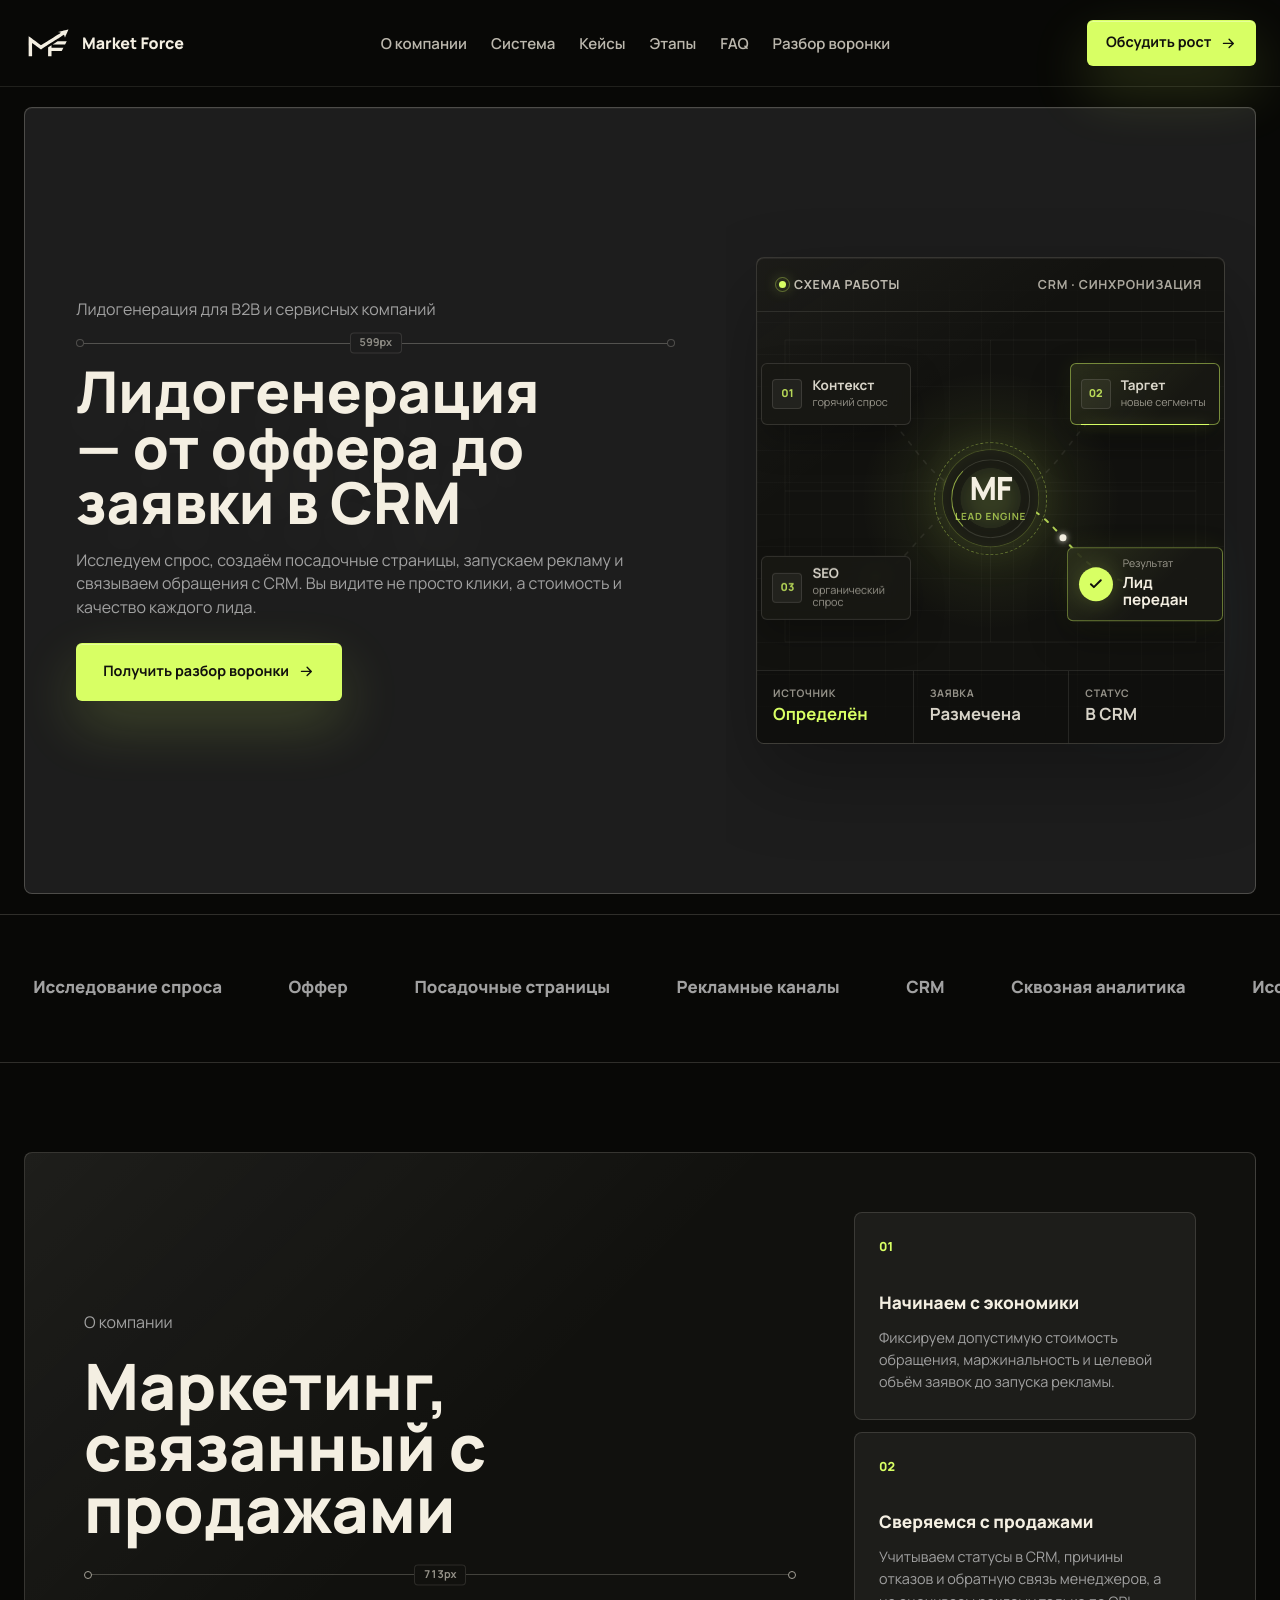
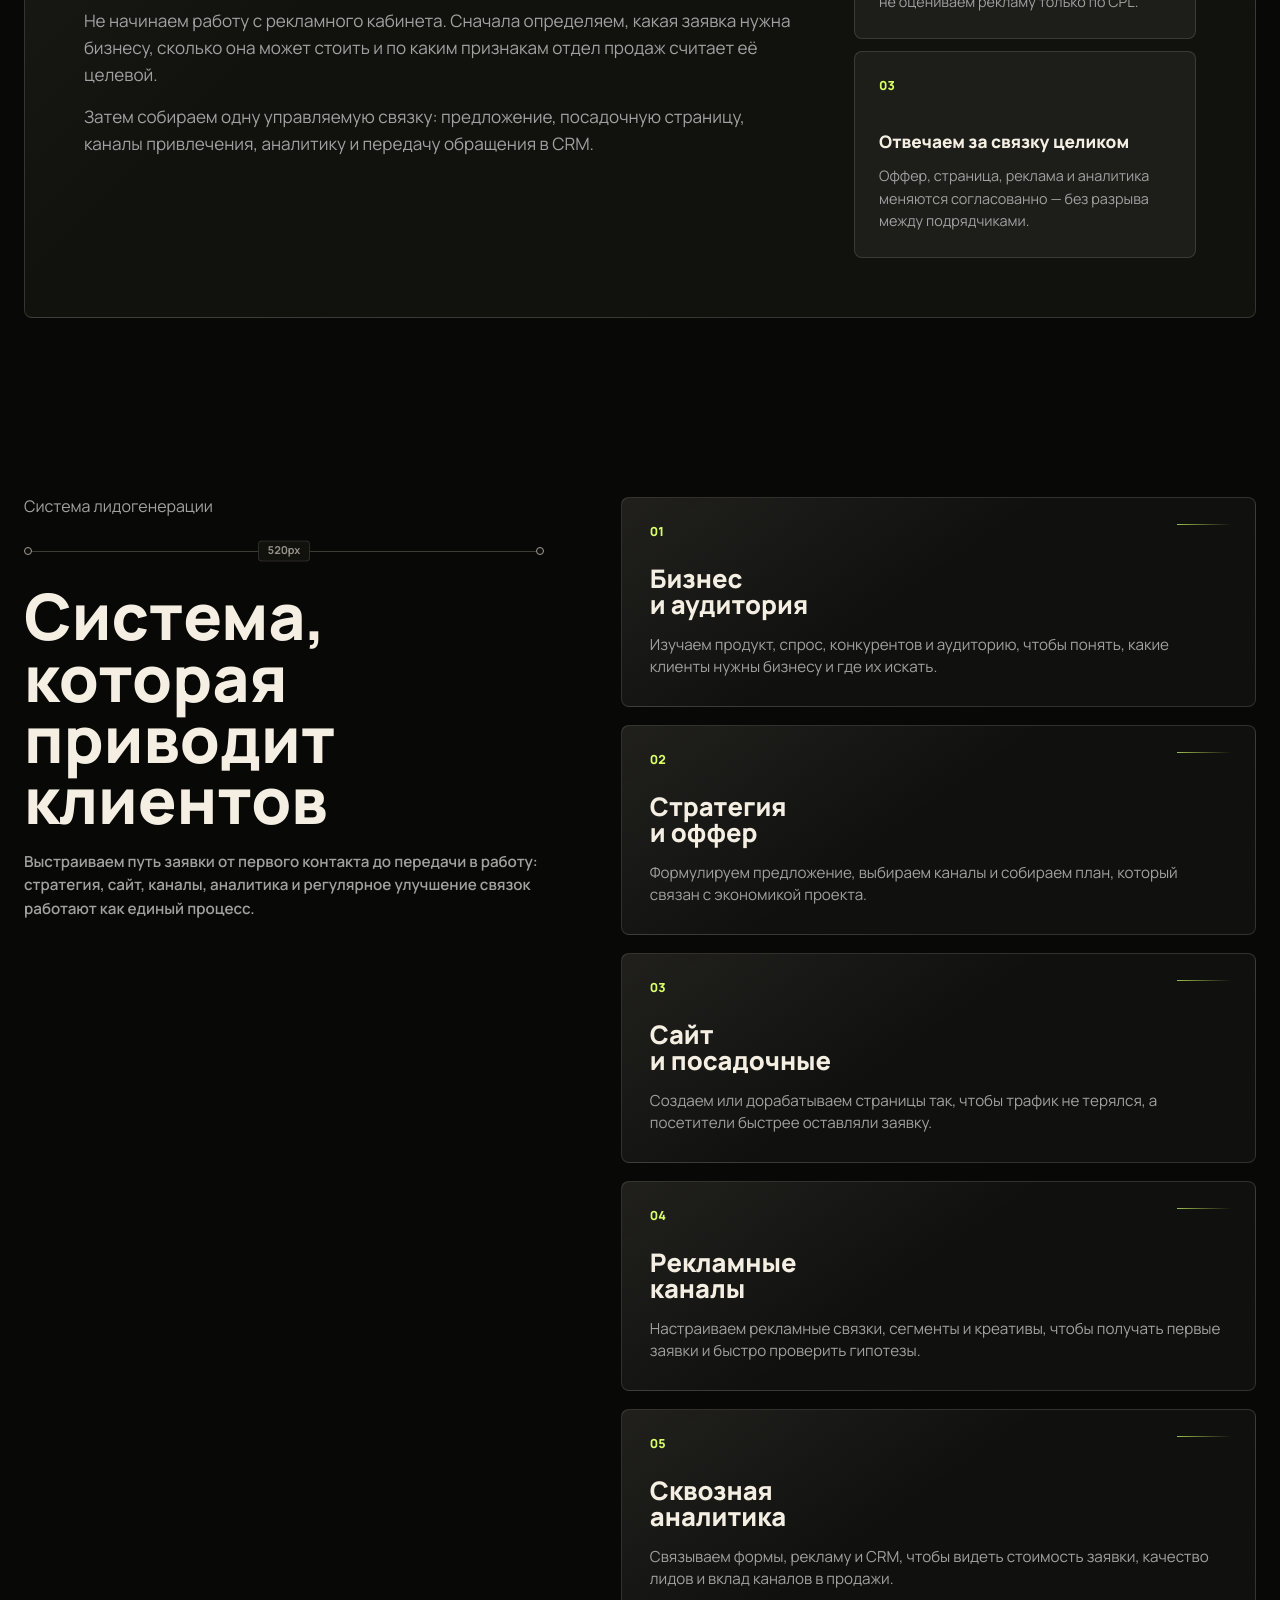
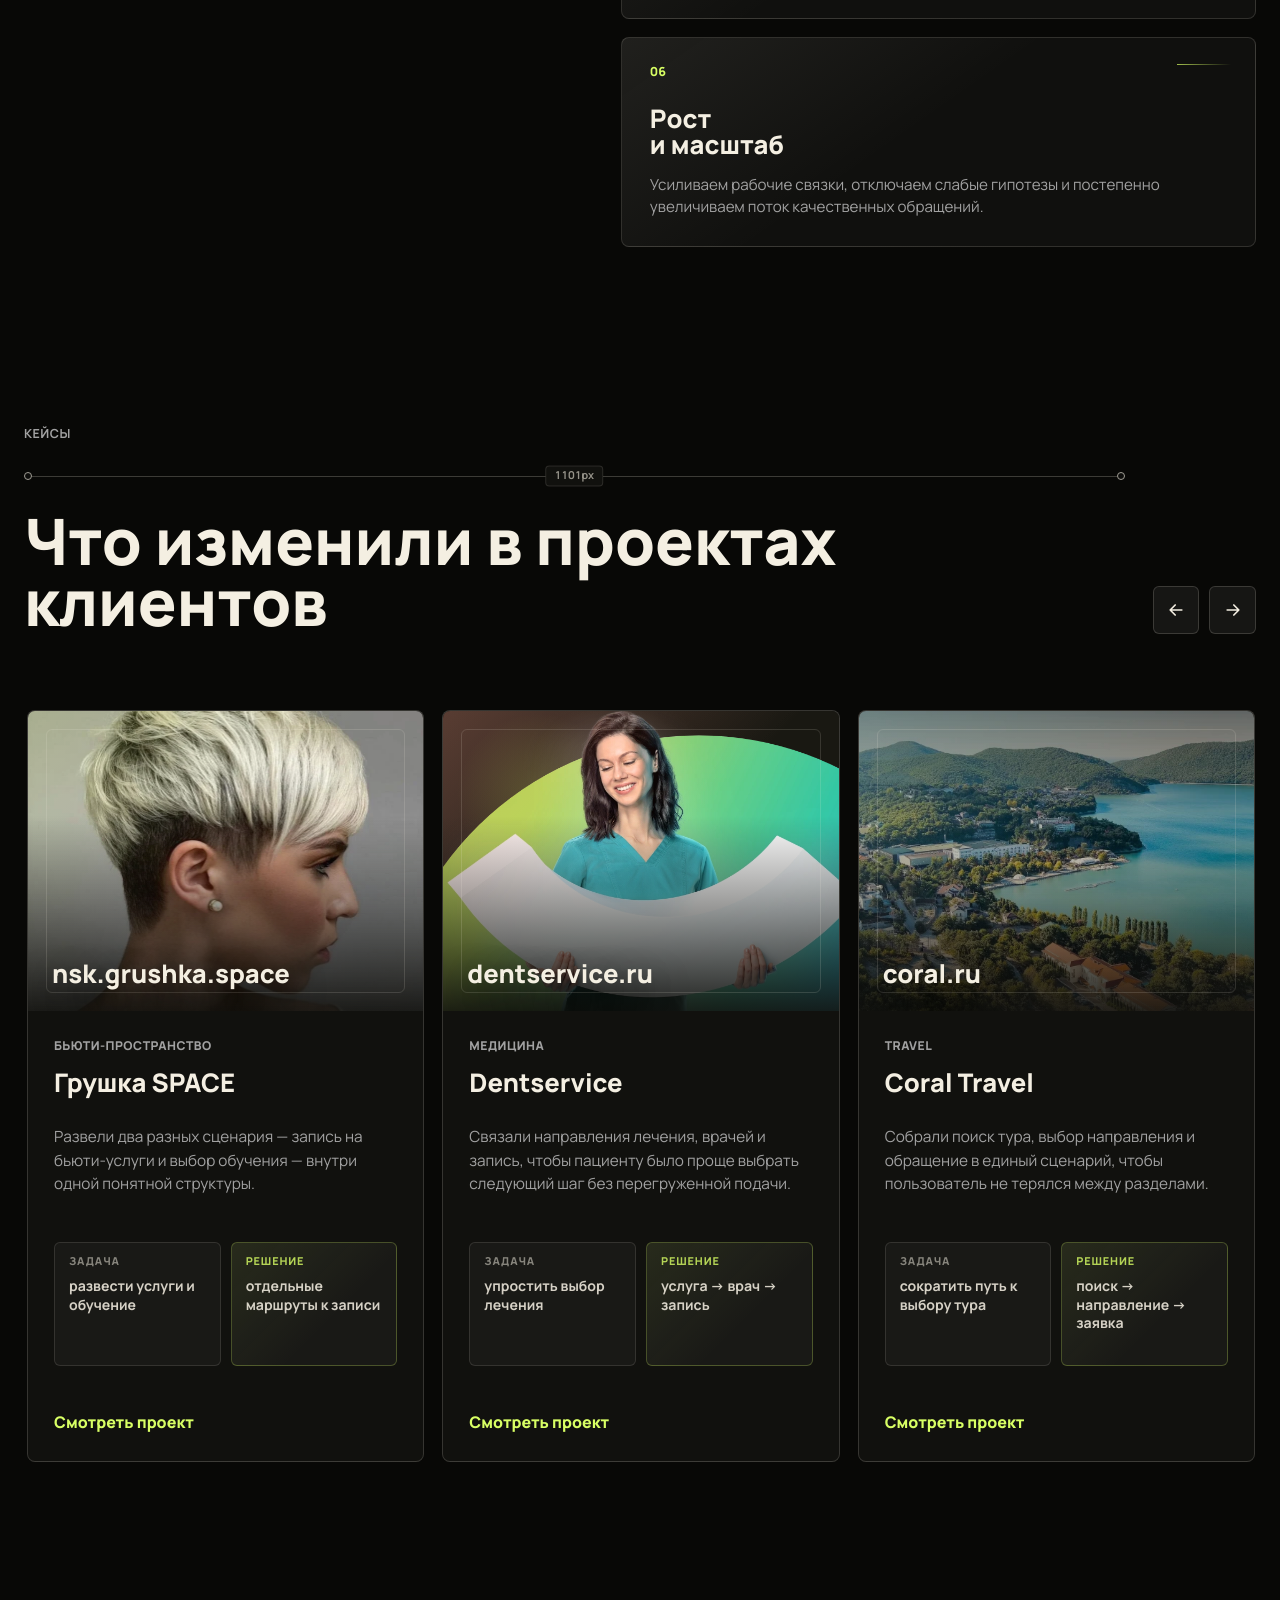
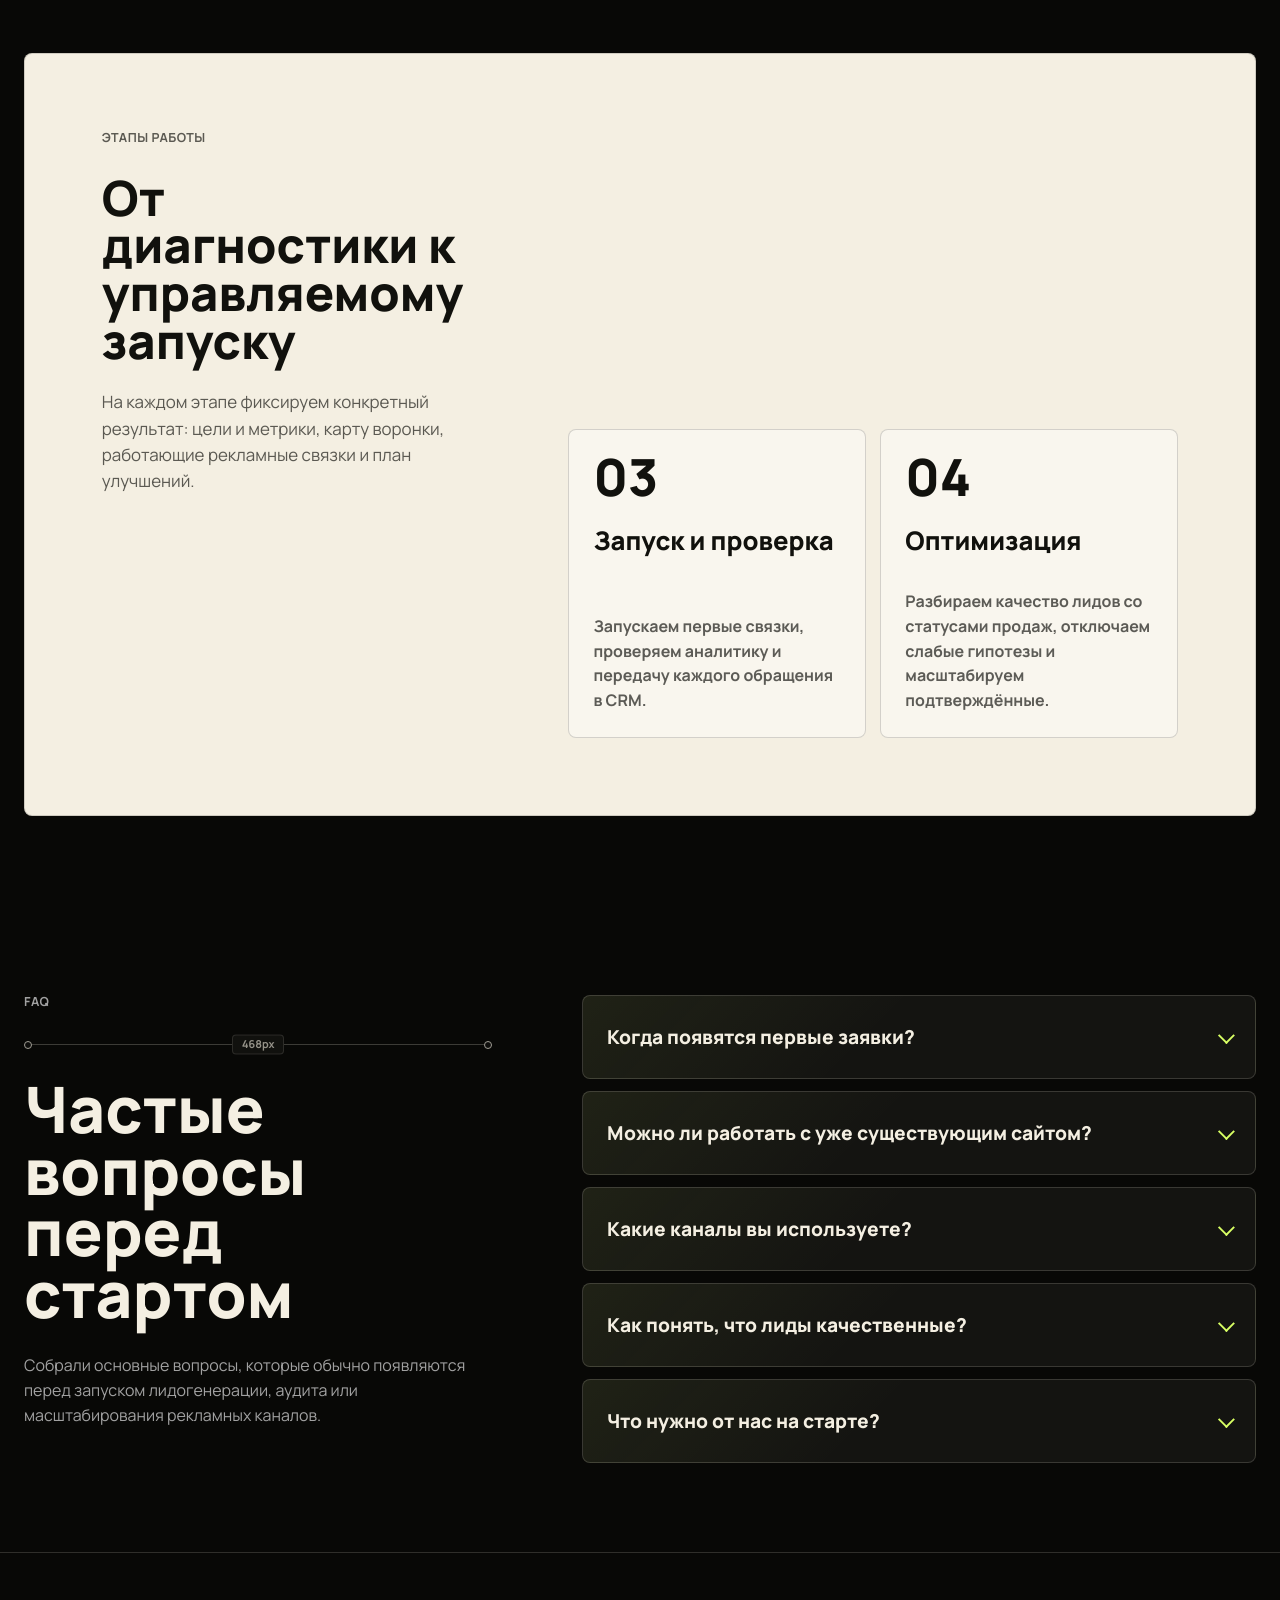
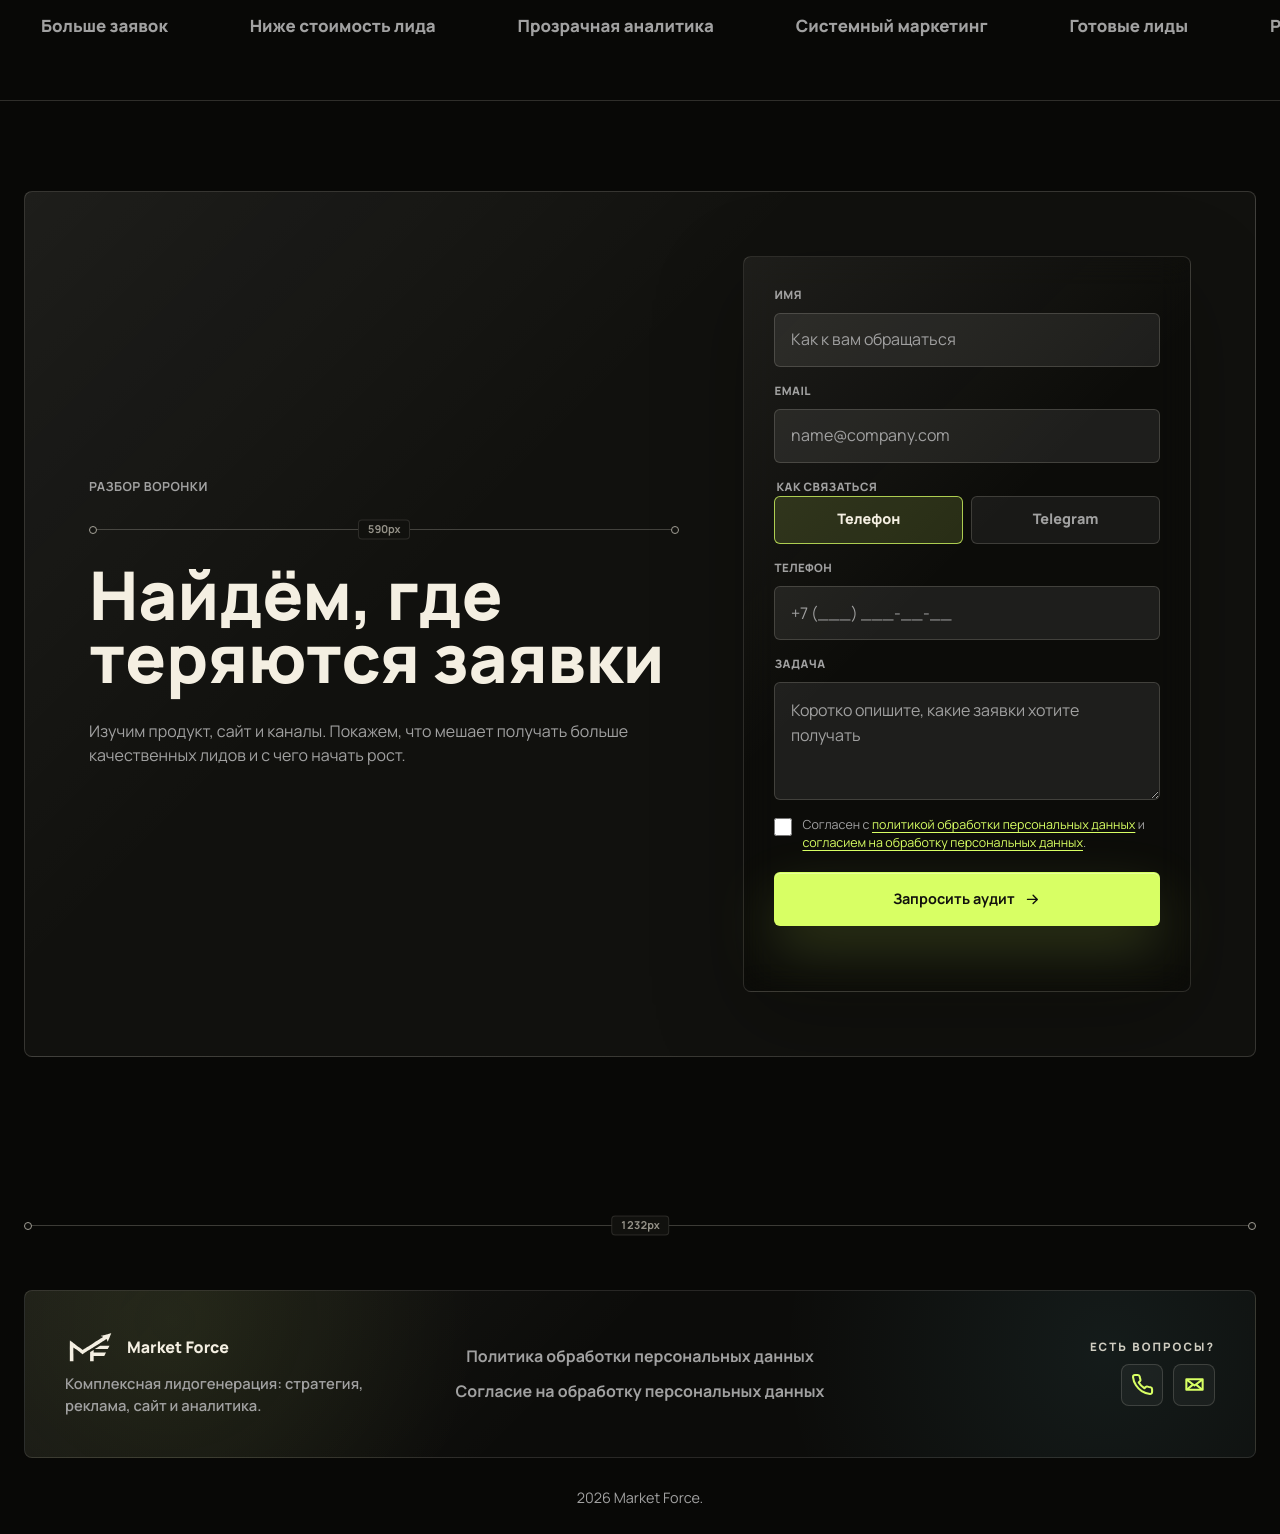
<file: index.html>
<!doctype html>
<html lang="ru">
	<head>
		<meta charset="UTF-8" />
		<meta name="viewport" content="width=device-width, initial-scale=1.0" />
		<meta
			name="description"
			content="Лидогенерация под ключ для B2B и сервисных компаний: оффер, посадочные страницы, реклама, аналитика и передача заявок в CRM."
		/>
		<title>Лидогенерация под ключ для B2B и услуг — Market Force</title>
		<link rel="icon" href="icons/logo.svg" type="image/svg+xml" />
		<link rel="preload" href="fonts/manrope-1.woff2" as="font" type="font/woff2" crossorigin />
		<link rel="preload" href="fonts/manrope-5.woff2" as="font" type="font/woff2" crossorigin />
		<link rel="stylesheet" href="css/index.css" />
	</head>
	<body>
		<a class="skip-link" href="#main-content">Перейти к содержанию</a>
		<header class="site-header" data-header>
			<div class="site-header__container container">
				<div class="site-header__brand">
					<a class="site-header__logo" href="index.html" aria-label="На главную — Market Force">
						<svg class="site-header__mark" viewBox="0 0 546 359" aria-hidden="true">
							<use href="icons/logo.svg#market-force-mark"></use>
						</svg>
					</a>
					<span class="site-header__name">Market Force</span>
				</div>

				<nav class="site-header__nav nav" id="site-navigation" aria-label="Основная навигация">
					<ul class="nav__list">
						<li class="nav__item">
							<a class="nav__link" href="index.html#about">О компании</a>
						</li>
						<li class="nav__item">
							<a class="nav__link" href="index.html#lead-system">Система</a>
						</li>
						<li class="nav__item">
							<a class="nav__link" href="index.html#cases">Кейсы</a>
						</li>
						<li class="nav__item">
							<a class="nav__link" href="index.html#work-steps">Этапы</a>
						</li>
						<li class="nav__item">
							<a class="nav__link" href="index.html#faq">FAQ</a>
						</li>
						<li class="nav__item">
							<a class="nav__link" href="index.html#contact">Разбор воронки</a>
						</li>
					</ul>
				</nav>

				<div class="site-header__actions">
					<a class="button button--primary" href="index.html#contact" data-magnetic>
						<span class="button__glow" aria-hidden="true"></span>
						<span class="button__text">Обсудить рост</span>
						<svg class="button__icon" viewBox="0 0 24 24" aria-hidden="true">
							<path d="M5 12h14m-6-6 6 6-6 6"></path>
						</svg>
					</a>
				</div>

				<button
					class="site-header__toggle"
					type="button"
					aria-label="Открыть меню"
					aria-expanded="false"
					aria-controls="site-navigation"
					data-menu-toggle
				>
					<span class="site-header__toggle-line"></span>
					<span class="site-header__toggle-line"></span>
					<span class="site-header__toggle-line"></span>
				</button>
			</div>
		</header>

		<main id="main-content">
			<section class="hero section" aria-labelledby="hero-title">
				<div class="hero__inner container panel panel--dark">
					<div class="hero__content" data-animate>
						<p class="eyebrow">Лидогенерация для B2B и сервисных компаний</p>
						<div class="reactive-divider" data-divider>
							<span class="reactive-divider__dot"></span>
							<span class="reactive-divider__line"></span>
							<span class="reactive-divider__value" data-divider-value aria-hidden="true">0px</span>
							<span class="reactive-divider__dot"></span>
						</div>
						<h1 class="hero__title" id="hero-title">
							Лидогенерация — от оффера до заявки в CRM
						</h1>
						<p class="hero__text">
							Исследуем спрос, создаём посадочные страницы, запускаем рекламу и
							связываем обращения с CRM. Вы видите не просто клики, а стоимость
							и качество каждого лида.
						</p>
						<div class="hero__actions">
							<a
								class="button button--primary button--large"
								href="#contact"
								data-magnetic
							>
								<span class="button__glow" aria-hidden="true"></span>
								<span class="button__text">Получить разбор воронки</span>
								<svg
									class="button__icon"
									viewBox="0 0 24 24"
									aria-hidden="true"
								>
									<path d="M5 12h14m-6-6 6 6-6 6"></path>
								</svg>
							</a>
						</div>
					</div>
					<div class="hero__media" aria-hidden="true">
						<div class="lead-engine" data-lead-engine>
							<div class="lead-engine__glow"></div>
							<div class="lead-engine__topbar">
								<span class="lead-engine__status">
									<i></i>
									Схема работы
								</span>
								<span class="lead-engine__sync">CRM · синхронизация</span>
							</div>

							<div class="lead-engine__stage">
								<svg
									class="lead-engine__map"
									viewBox="0 0 600 460"
									fill="none"
								>
									<defs>
										<linearGradient id="lead-line-in" x1="60" y1="80" x2="300" y2="240">
											<stop stop-color="#F4EFE2" stop-opacity="0.08" />
											<stop offset="1" stop-color="#D8FF64" stop-opacity="0.72" />
										</linearGradient>
										<linearGradient id="lead-line-out" x1="320" y1="240" x2="550" y2="340">
											<stop stop-color="#D8FF64" stop-opacity="0.78" />
											<stop offset="1" stop-color="#78DCE8" stop-opacity="0.34" />
										</linearGradient>
										<filter id="lead-particle-glow" x="-300%" y="-300%" width="700%" height="700%">
											<feGaussianBlur stdDeviation="4" result="blur" />
											<feMerge>
												<feMergeNode in="blur" />
												<feMergeNode in="SourceGraphic" />
											</feMerge>
										</filter>
									</defs>

									<path class="lead-engine__grid-line" d="M36 36H564M36 230H564M36 424H564" />
									<path class="lead-engine__grid-line" d="M36 36V424M300 36V424M564 36V424" />

									<path id="lead-path-search" class="lead-engine__path" d="M94 105C190 105 198 214 270 230" />
									<path id="lead-path-social" class="lead-engine__path" d="M506 105C410 105 401 214 330 230" />
									<path id="lead-path-seo" class="lead-engine__path" d="M94 354C196 354 202 266 270 246" />
									<path id="lead-path-result" class="lead-engine__path lead-engine__path--out" d="M330 244C398 262 405 350 506 350" />

									<circle class="lead-engine__particle" r="4" filter="url(#lead-particle-glow)">
										<animateMotion dur="3.4s" repeatCount="indefinite">
											<mpath href="#lead-path-search" />
										</animateMotion>
									</circle>
									<circle class="lead-engine__particle" r="4" filter="url(#lead-particle-glow)">
										<animateMotion begin="-1.6s" dur="3.8s" repeatCount="indefinite">
											<mpath href="#lead-path-social" />
										</animateMotion>
									</circle>
									<circle class="lead-engine__particle" r="4" filter="url(#lead-particle-glow)">
										<animateMotion begin="-2.2s" dur="4.1s" repeatCount="indefinite">
											<mpath href="#lead-path-seo" />
										</animateMotion>
									</circle>
									<circle class="lead-engine__particle lead-engine__particle--out" r="4.5" filter="url(#lead-particle-glow)">
										<animateMotion begin="-0.8s" dur="2.8s" repeatCount="indefinite">
											<mpath href="#lead-path-result" />
										</animateMotion>
									</circle>
								</svg>

								<div class="flow-node flow-node--search is-active" data-flow-node>
									<span class="flow-node__index">01</span>
									<span class="flow-node__copy">
										<strong>Контекст</strong>
										<small>горячий спрос</small>
									</span>
								</div>

								<div class="flow-node flow-node--social" data-flow-node>
									<span class="flow-node__index">02</span>
									<span class="flow-node__copy">
										<strong>Таргет</strong>
										<small>новые сегменты</small>
									</span>
								</div>

								<div class="flow-node flow-node--seo" data-flow-node>
									<span class="flow-node__index">03</span>
									<span class="flow-node__copy">
										<strong>SEO</strong>
										<small>органический спрос</small>
									</span>
								</div>

								<div class="lead-engine__core">
									<span class="lead-engine__orbit lead-engine__orbit--outer"></span>
									<span class="lead-engine__orbit lead-engine__orbit--inner"></span>
									<span class="lead-engine__core-copy">
										<strong>MF</strong>
										<small>Lead engine</small>
									</span>
								</div>

								<div class="lead-result">
									<span class="lead-result__check">
										<svg viewBox="0 0 20 20">
											<path d="m5 10 3 3 7-7"></path>
										</svg>
									</span>
									<span class="lead-result__copy">
										<small>Результат</small>
										<strong>Лид передан</strong>
									</span>
								</div>
							</div>

							<div class="lead-engine__metrics">
								<div>
									<span>Источник</span>
									<strong>Определён</strong>
								</div>
								<div>
									<span>Заявка</span>
									<strong>Размечена</strong>
								</div>
								<div>
									<span>Статус</span>
									<strong>В CRM</strong>
								</div>
							</div>
						</div>
					</div>
				</div>
			</section>

			<section
				class="logo-strip logo-strip--marquee section section--compact"
				aria-label="Направления лидогенерации"
			>
				<div class="logo-strip__track" data-marquee>
					<ul class="logo-strip__list">
						<li class="logo-strip__item">Исследование спроса</li>
						<li class="logo-strip__item">Оффер</li>
						<li class="logo-strip__item">Посадочные страницы</li>
						<li class="logo-strip__item">Рекламные каналы</li>
						<li class="logo-strip__item">CRM</li>
						<li class="logo-strip__item">Сквозная аналитика</li>
					</ul>
				</div>
			</section>

			<section class="about section" id="about" aria-labelledby="about-title">
				<div class="about__inner container panel panel--dark">
					<div class="about__content" data-animate>
						<p class="eyebrow">О компании</p>
						<h2 class="about__title" id="about-title">Маркетинг, связанный с продажами</h2>
						<div class="reactive-divider" data-divider>
							<span class="reactive-divider__dot"></span>
							<span class="reactive-divider__line"></span>
							<span class="reactive-divider__value" data-divider-value aria-hidden="true">0px</span>
							<span class="reactive-divider__dot"></span>
						</div>
						<div class="about__copy">
							<p>
								Не начинаем работу с рекламного кабинета. Сначала определяем,
								какая заявка нужна бизнесу, сколько она может стоить и по каким
								признакам отдел продаж считает её целевой.
							</p>
							<p>
								Затем собираем одну управляемую связку: предложение, посадочную
								страницу, каналы привлечения, аналитику и передачу обращения в
								CRM.
							</p>
						</div>
					</div>
					<div class="about__principles" aria-label="Принципы Market Force">
						<article class="about-principle" data-animate>
							<span class="about-principle__number">01</span>
							<h3 class="about-principle__title">
								Начинаем с экономики
							</h3>
							<p class="about-principle__text">
								Фиксируем допустимую стоимость обращения, маржинальность и
								целевой объём заявок до запуска рекламы.
							</p>
						</article>
						<article class="about-principle" data-animate data-delay="90">
							<span class="about-principle__number">02</span>
							<h3 class="about-principle__title">
								Сверяемся с продажами
							</h3>
							<p class="about-principle__text">
								Учитываем статусы в CRM, причины отказов и обратную связь
								менеджеров, а не оцениваем рекламу только по CPL.
							</p>
						</article>
						<article class="about-principle" data-animate data-delay="180">
							<span class="about-principle__number">03</span>
							<h3 class="about-principle__title">
								Отвечаем за связку целиком
							</h3>
							<p class="about-principle__text">
								Оффер, страница, реклама и аналитика меняются согласованно — без
								разрыва между подрядчиками.
							</p>
						</article>
					</div>
				</div>
			</section>

			<section
				class="lead-system section"
				id="lead-system"
				aria-labelledby="lead-system-title"
			>
				<div class="lead-system__inner container">
					<div class="section-head" data-animate>
						<p class="eyebrow">Система лидогенерации</p>
						<div class="reactive-divider" data-divider>
							<span class="reactive-divider__dot"></span>
							<span class="reactive-divider__line"></span>
							<span class="reactive-divider__value" data-divider-value aria-hidden="true">0px</span>
							<span class="reactive-divider__dot"></span>
						</div>
						<h2 class="section-head__title" id="lead-system-title">
							Система, которая приводит клиентов
						</h2>
						<p class="lead-system__hint">
							Выстраиваем путь заявки от первого контакта до передачи в работу:
							стратегия, сайт, каналы, аналитика и регулярное улучшение связок
							работают как единый процесс.
						</p>
					</div>

					<div
						class="lead-system__grid"
						aria-label="Этапы системы лидогенерации"
					>
						<article class="lead-system-card" data-animate>
							<span class="lead-system-card__number">01</span>
							<h3 class="lead-system-card__title">Бизнес<br />и аудитория</h3>
							<p class="lead-system-card__text">
								Изучаем продукт, спрос, конкурентов и аудиторию, чтобы понять,
								какие клиенты нужны бизнесу и где их искать.
							</p>
						</article>
						<article class="lead-system-card" data-animate data-delay="60">
							<span class="lead-system-card__number">02</span>
							<h3 class="lead-system-card__title">Стратегия<br />и оффер</h3>
							<p class="lead-system-card__text">
								Формулируем предложение, выбираем каналы и собираем план,
								который связан с экономикой проекта.
							</p>
						</article>
						<article class="lead-system-card" data-animate data-delay="120">
							<span class="lead-system-card__number">03</span>
							<h3 class="lead-system-card__title">Сайт<br />и посадочные</h3>
							<p class="lead-system-card__text">
								Создаем или дорабатываем страницы так, чтобы трафик не терялся,
								а посетители быстрее оставляли заявку.
							</p>
						</article>
						<article class="lead-system-card" data-animate data-delay="180">
							<span class="lead-system-card__number">04</span>
							<h3 class="lead-system-card__title">Рекламные<br />каналы</h3>
							<p class="lead-system-card__text">
								Настраиваем рекламные связки, сегменты и креативы, чтобы
								получать первые заявки и быстро проверить гипотезы.
							</p>
						</article>
						<article class="lead-system-card" data-animate data-delay="240">
							<span class="lead-system-card__number">05</span>
							<h3 class="lead-system-card__title">Сквозная<br />аналитика</h3>
							<p class="lead-system-card__text">
								Связываем формы, рекламу и CRM, чтобы видеть стоимость заявки,
								качество лидов и вклад каналов в продажи.
							</p>
						</article>
						<article class="lead-system-card" data-animate data-delay="300">
							<span class="lead-system-card__number">06</span>
							<h3 class="lead-system-card__title">Рост<br />и масштаб</h3>
							<p class="lead-system-card__text">
								Усиливаем рабочие связки, отключаем слабые гипотезы и постепенно
								увеличиваем поток качественных обращений.
							</p>
						</article>
					</div>
				</div>
			</section>

			<section class="cases section" id="cases" aria-labelledby="cases-title">
				<div class="cases__inner container">
					<div class="section-head section-head--row" data-animate>
						<div>
							<p class="eyebrow">Кейсы</p>
							<div class="reactive-divider" data-divider>
								<span class="reactive-divider__dot"></span>
								<span class="reactive-divider__line"></span>
								<span class="reactive-divider__value" data-divider-value aria-hidden="true">0px</span>
								<span class="reactive-divider__dot"></span>
							</div>
							<h2 class="section-head__title" id="cases-title">
								Что изменили в проектах клиентов
							</h2>
						</div>
						<div class="cases__controls" aria-label="Управление кейсами">
							<button
								class="cases__control"
								type="button"
								aria-label="Предыдущий кейс"
								data-case-prev
							>
								<svg viewBox="0 0 24 24" aria-hidden="true">
									<path d="M19 12H5m6-6-6 6 6 6"></path>
								</svg>
							</button>
							<button
								class="cases__control"
								type="button"
								aria-label="Следующий кейс"
								data-case-next
							>
								<svg viewBox="0 0 24 24" aria-hidden="true">
									<path d="M5 12h14m-6-6 6 6-6 6"></path>
								</svg>
							</button>
						</div>
					</div>

					<div
						class="cases__viewport"
						data-cases
						role="region"
						aria-roledescription="карусель"
						aria-label="Кейсы Market Force"
					>
						<article class="case-card" data-animate>
							<div class="case-card__media">
								<img
									class="case-card__image"
									src="images/cases/grushka.webp"
									alt="Проект Грушка SPACE"
									loading="lazy"
								/>
								<span class="case-card__domain">nsk.grushka.space</span>
							</div>
							<div class="case-card__body">
								<p class="case-card__tag">Бьюти-пространство</p>
								<h3 class="case-card__title">Грушка SPACE</h3>
								<div class="case-card__reveal">
									<p>
										Развели два разных сценария — запись на бьюти-услуги и выбор
										обучения — внутри одной понятной структуры.
									</p>
								</div>
								<div class="case-card__results" aria-label="Задача и решение">
									<div>
										<span>Задача</span>
										<strong>развести услуги и обучение</strong>
									</div>
									<div>
										<span>Решение</span>
										<strong>отдельные маршруты к записи</strong>
									</div>
								</div>
								<a
									class="case-card__link"
									href="https://nsk.grushka.space/"
									target="_blank"
									rel="noopener noreferrer"
									>Смотреть проект</a
								>
							</div>
						</article>
						<article
							class="case-card case-card--accent-coral"
							data-animate
							data-delay="90"
						>
							<div class="case-card__media">
								<img
									class="case-card__image"
									src="images/cases/dentservice.webp"
									alt="Проект Dentservice"
									loading="lazy"
								/>
								<span class="case-card__domain">dentservice.ru</span>
							</div>
							<div class="case-card__body">
								<p class="case-card__tag">Медицина</p>
								<h3 class="case-card__title">Dentservice</h3>
								<div class="case-card__reveal">
									<p>
									Связали направления лечения, врачей и запись, чтобы пациенту
									было проще выбрать следующий шаг без перегруженной подачи.
									</p>
								</div>
								<div class="case-card__results" aria-label="Задача и решение">
									<div>
										<span>Задача</span>
										<strong>упростить выбор лечения</strong>
									</div>
									<div>
										<span>Решение</span>
										<strong>услуга → врач → запись</strong>
									</div>
								</div>
								<a
									class="case-card__link"
									href="https://dentservice.ru/"
									target="_blank"
									rel="noopener noreferrer"
									>Смотреть проект</a
								>
							</div>
						</article>
						<article
							class="case-card case-card--accent-cyan"
							data-animate
							data-delay="180"
						>
							<div class="case-card__media">
								<img
									class="case-card__image"
									src="images/cases/coral.webp"
									alt="Проект Coral Travel"
									loading="lazy"
								/>
								<span class="case-card__domain">coral.ru</span>
							</div>
							<div class="case-card__body">
								<p class="case-card__tag">Travel</p>
								<h3 class="case-card__title">Coral Travel</h3>
								<div class="case-card__reveal">
									<p>
									Собрали поиск тура, выбор направления и обращение в единый
									сценарий, чтобы пользователь не терялся между разделами.
									</p>
								</div>
								<div class="case-card__results" aria-label="Задача и решение">
									<div>
										<span>Задача</span>
										<strong>сократить путь к выбору тура</strong>
									</div>
									<div>
										<span>Решение</span>
										<strong>поиск → направление → заявка</strong>
									</div>
								</div>
								<a
									class="case-card__link"
									href="https://www.coral.ru/"
									target="_blank"
									rel="noopener noreferrer"
									>Смотреть проект</a
								>
							</div>
						</article>
						<article
							class="case-card"
							data-animate
							data-delay="270"
						>
							<div class="case-card__media">
								<img
									class="case-card__image"
									src="images/cases/arhistroy.webp"
									alt="Проект Архистрой Урал"
									loading="lazy"
								/>
								<span class="case-card__domain">arhistroy-ural.ru</span>
							</div>
							<div class="case-card__body">
								<p class="case-card__tag">Строительство домов</p>
								<h3 class="case-card__title">Архистрой Урал</h3>
								<div class="case-card__reveal">
									<p>
									Связали услуги и каталог домов так, чтобы каждый проект выводил
									пользователя к расчёту и консультации.
									</p>
								</div>
								<div class="case-card__results" aria-label="Задача и решение">
									<div>
										<span>Задача</span>
										<strong>объединить услуги и проекты</strong>
									</div>
									<div>
										<span>Решение</span>
										<strong>проект → расчёт → консультация</strong>
									</div>
								</div>
								<a
									class="case-card__link"
									href="https://arhistroy-ural.ru/"
									target="_blank"
									rel="noopener noreferrer"
									>Смотреть проект</a
								>
							</div>
						</article>
						<article
							class="case-card"
							data-animate
							data-delay="360"
						>
							<div class="case-card__media">
								<img
									class="case-card__image"
									src="images/cases/baucenter.webp"
									alt="Проект Бауцентр"
									loading="lazy"
								/>
								<span class="case-card__domain">baucenter.ru</span>
							</div>
							<div class="case-card__body">
								<p class="case-card__tag">E-commerce DIY</p>
								<h3 class="case-card__title">Бауцентр</h3>
								<div class="case-card__reveal">
									<p>
									Сделали каталог, акции, наличие и корзину частью одного сценария,
									чтобы сократить путь от категории до покупки.
									</p>
								</div>
								<div class="case-card__results" aria-label="Задача и решение">
									<div>
										<span>Задача</span>
										<strong>сократить путь до товара</strong>
									</div>
									<div>
										<span>Решение</span>
										<strong>каталог → наличие → корзина</strong>
									</div>
								</div>
								<a
									class="case-card__link"
									href="https://baucenter.ru/"
									target="_blank"
									rel="noopener noreferrer"
									>Смотреть проект</a
								>
							</div>
						</article>
					</div>
				</div>
			</section>

			<section
				class="client-grid section"
				id="work-steps"
				aria-labelledby="work-steps-title"
			>
				<div class="client-grid__inner container panel panel--light">
					<div class="client-grid__content" data-animate>
						<p class="eyebrow eyebrow--dark">Этапы работы</p>
						<h2 class="client-grid__title" id="work-steps-title">
							От диагностики к управляемому запуску
						</h2>
						<p class="client-grid__text">
							На каждом этапе фиксируем конкретный результат: цели и метрики,
							карту воронки, работающие рекламные связки и план улучшений.
						</p>
					</div>

					<div class="client-grid__cards work-steps">
						<article class="mini-card work-step" data-animate data-delay="60">
							<span class="mini-card__value">01</span>
							<h3 class="work-step__title">Диагностика</h3>
							<span class="mini-card__label"
								>Фиксируем цели, допустимую стоимость лида и узкие места текущей
								воронки.</span
							>
						</article>
						<article class="mini-card work-step" data-animate data-delay="120">
							<span class="mini-card__value">02</span>
							<h3 class="work-step__title">Проектирование</h3>
							<span class="mini-card__label"
								>Согласуем аудитории, офферы, карту воронки, посадочные страницы,
								каналы и KPI.</span
							>
						</article>
						<article class="mini-card work-step" data-animate data-delay="180">
							<span class="mini-card__value">03</span>
							<h3 class="work-step__title">Запуск и проверка</h3>
							<span class="mini-card__label"
								>Запускаем первые связки, проверяем аналитику и передачу каждого
								обращения в CRM.</span
							>
						</article>
						<article class="mini-card work-step" data-animate data-delay="240">
							<span class="mini-card__value">04</span>
							<h3 class="work-step__title">Оптимизация</h3>
							<span class="mini-card__label"
								>Разбираем качество лидов со статусами продаж, отключаем слабые
								гипотезы и масштабируем подтверждённые.</span
							>
						</article>
					</div>
				</div>
			</section>

			<section class="method faq section" id="faq" aria-labelledby="faq-title">
				<div class="method__inner container">
					<div class="method__content faq__intro" data-animate>
						<p class="eyebrow">FAQ</p>
						<div class="reactive-divider" data-divider>
							<span class="reactive-divider__dot"></span>
							<span class="reactive-divider__line"></span>
							<span class="reactive-divider__value" data-divider-value aria-hidden="true">0px</span>
							<span class="reactive-divider__dot"></span>
						</div>
						<h2 class="method__title" id="faq-title">
							Частые вопросы перед стартом
						</h2>
						<p class="method__text">
							Собрали основные вопросы, которые обычно появляются перед запуском
							лидогенерации, аудита или масштабирования рекламных каналов.
						</p>
					</div>

					<div class="faq__list" data-faq data-animate data-delay="120">
						<div class="faq-item" data-faq-item>
							<button
								class="faq-item__question"
								id="faq-question-1"
								type="button"
								aria-expanded="false"
								aria-controls="faq-answer-1"
							>
								Когда появятся первые заявки?
							</button>
							<div
								class="faq-item__panel"
								id="faq-answer-1"
								role="region"
								aria-labelledby="faq-question-1"
								aria-hidden="true"
							>
								<p class="faq-item__answer">
									Первые обращения обычно появляются после запуска рекламных
									кампаний и посадочных страниц. Для стабильных выводов по
									стоимости и качеству лидов нужен тестовый период, потому что
									важно оценивать не только количество заявок, но и их
									пригодность для продаж.
								</p>
							</div>
						</div>
						<div class="faq-item" data-faq-item>
							<button
								class="faq-item__question"
								id="faq-question-2"
								type="button"
								aria-expanded="false"
								aria-controls="faq-answer-2"
							>
								Можно ли работать с уже существующим сайтом?
							</button>
							<div
								class="faq-item__panel"
								id="faq-answer-2"
								role="region"
								aria-labelledby="faq-question-2"
								aria-hidden="true"
							>
								<p class="faq-item__answer">
									Да. Мы можем доработать текущий сайт, формы, аналитику и
									структуру страниц. Если сайт сильно мешает конверсии,
									предложим отдельные посадочные страницы под трафик.
								</p>
							</div>
						</div>
						<div class="faq-item" data-faq-item>
							<button
								class="faq-item__question"
								id="faq-question-3"
								type="button"
								aria-expanded="false"
								aria-controls="faq-answer-3"
							>
								Какие каналы вы используете?
							</button>
							<div
								class="faq-item__panel"
								id="faq-answer-3"
								role="region"
								aria-labelledby="faq-question-3"
								aria-hidden="true"
							>
								<p class="faq-item__answer">
									Подбираем каналы под продукт и спрос: контекстную рекламу,
									SEO, таргет, ретаргетинг, посадочные страницы и связки с CRM.
									Не привязываемся к одному инструменту, если он не подходит
									задаче.
								</p>
							</div>
						</div>
						<div class="faq-item" data-faq-item>
							<button
								class="faq-item__question"
								id="faq-question-4"
								type="button"
								aria-expanded="false"
								aria-controls="faq-answer-4"
							>
								Как понять, что лиды качественные?
							</button>
							<div
								class="faq-item__panel"
								id="faq-answer-4"
								role="region"
								aria-labelledby="faq-question-4"
								aria-hidden="true"
							>
								<p class="faq-item__answer">
									Настраиваем передачу источников, форм и статусов в CRM, затем
									смотрим не только CPL, но и долю целевых обращений, причины
									отказов, скорость обработки и движение лидов к сделке.
								</p>
							</div>
						</div>
						<div class="faq-item" data-faq-item>
							<button
								class="faq-item__question"
								id="faq-question-5"
								type="button"
								aria-expanded="false"
								aria-controls="faq-answer-5"
							>
								Что нужно от нас на старте?
							</button>
							<div
								class="faq-item__panel"
								id="faq-answer-5"
								role="region"
								aria-labelledby="faq-question-5"
								aria-hidden="true"
							>
								<p class="faq-item__answer">
									Нужны вводные по продукту, целевой аудитории, географии,
									маржинальности, текущим каналам и доступам к аналитике. Чем
									точнее исходные данные, тем быстрее можно собрать рабочую
									стратегию.
								</p>
							</div>
						</div>
					</div>
				</div>
			</section>

			<section
				class="logo-strip logo-strip--marquee logo-strip--reverse section section--compact"
				aria-label="Результаты маркетинговой системы"
			>
				<div class="logo-strip__track" data-marquee>
					<ul class="logo-strip__list">
						<li class="logo-strip__item">Больше заявок</li>
						<li class="logo-strip__item">Ниже стоимость лида</li>
						<li class="logo-strip__item">Прозрачная аналитика</li>
						<li class="logo-strip__item">Системный маркетинг</li>
						<li class="logo-strip__item">Готовые лиды</li>
						<li class="logo-strip__item">Рост выручки</li>
					</ul>
				</div>
			</section>

			<section class="cta section" id="contact" aria-labelledby="cta-title">
				<div class="cta__inner container panel panel--dark" data-animate>
					<div class="cta__content">
						<p class="eyebrow">Разбор воронки</p>
						<div class="reactive-divider" data-divider>
							<span class="reactive-divider__dot"></span>
							<span class="reactive-divider__line"></span>
							<span class="reactive-divider__value" data-divider-value aria-hidden="true">0px</span>
							<span class="reactive-divider__dot"></span>
						</div>
						<h2 class="cta__title" id="cta-title">
							Найдём, где теряются заявки
						</h2>
						<p class="cta__text">
							Изучим продукт, сайт и каналы. Покажем, что мешает получать больше
							качественных лидов и с чего начать рост.
						</p>
					</div>
					<form class="lead-form" id="lead-form" action="#" method="post">
						<label class="lead-form__honeypot" aria-hidden="true">
							Не заполняйте это поле
							<input type="text" name="_gotcha" tabindex="-1" autocomplete="off" />
						</label>
						<label class="lead-form__field">
							<span class="lead-form__label">Имя</span>
							<input
								class="lead-form__input"
								type="text"
								name="name"
								placeholder="Как к вам обращаться"
								autocomplete="name"
								maxlength="80"
								required
							/>
						</label>
						<label class="lead-form__field">
							<span class="lead-form__label">Email</span>
							<input
								class="lead-form__input"
								type="email"
								name="email"
								placeholder="name@company.com"
								autocomplete="email"
								maxlength="254"
								required
							/>
						</label>
						<fieldset class="lead-form__field lead-form__field--wide">
							<legend class="lead-form__label">Как связаться</legend>
							<div class="lead-form__choice">
								<label>
									<input
										type="radio"
										name="contact_method"
										value="phone"
										checked
									/>
									<span>Телефон</span>
								</label>
								<label>
									<input type="radio" name="contact_method" value="telegram" />
									<span>Telegram</span>
								</label>
							</div>
						</fieldset>
						<label class="lead-form__field">
							<span class="lead-form__label" data-contact-label>Телефон</span>
							<input
								class="lead-form__input"
								type="tel"
								name="contact"
								placeholder="+7 (___) ___-__-__"
								inputmode="tel"
								autocomplete="tel"
								maxlength="100"
								required
								data-contact-input
							/>
						</label>
						<label class="lead-form__field lead-form__field--wide">
							<span class="lead-form__label">Задача</span>
							<textarea
								class="lead-form__input lead-form__textarea"
								name="message"
								placeholder="Коротко опишите, какие заявки хотите получать"
								maxlength="2000"
							></textarea>
						</label>
						<label class="lead-form__consent">
							<input type="checkbox" name="personal_data_consent" required />
							<span>
								Согласен с
								<a href="privacy.html" target="_blank" rel="noopener"
									>политикой обработки персональных данных</a
								>
								и
								<a href="personal-data.html" target="_blank" rel="noopener"
									>согласием на обработку персональных данных</a
								>.
							</span>
						</label>
						<button
							class="button button--primary button--large lead-form__button"
							type="submit"
							data-magnetic
						>
							<span class="button__glow" aria-hidden="true"></span>
							<span class="button__text">Запросить аудит</span>
							<svg class="button__icon" viewBox="0 0 24 24" aria-hidden="true">
								<path d="M5 12h14m-6-6 6 6-6 6"></path>
							</svg>
						</button>
						<p class="lead-form__status" role="status" aria-live="polite" data-form-status></p>
					</form>
				</div>
			</section>
		</main>

		<footer class="site-footer">
			<div class="site-footer__container container">
				<div class="reactive-divider" data-divider>
					<span class="reactive-divider__dot"></span>
					<span class="reactive-divider__line"></span>
					<span class="reactive-divider__value" data-divider-value aria-hidden="true">0px</span>
					<span class="reactive-divider__dot"></span>
				</div>
				<div class="site-footer__top">
					<div class="site-footer__brand">
						<div class="site-footer__brand-main">
							<a class="site-footer__logo" href="index.html" aria-label="На главную — Market Force">
								<svg
									class="site-footer__mark"
									viewBox="0 0 546 359"
									aria-hidden="true"
								>
									<use href="icons/logo.svg#market-force-mark"></use>
								</svg>
							</a>
							<span>Market Force</span>
						</div>
						<p class="site-footer__tagline">
							Комплексная лидогенерация: стратегия, реклама, сайт и аналитика.
						</p>
					</div>
					<nav class="site-footer__legal" aria-label="Юридические документы">
						<a href="privacy.html">Политика обработки персональных данных</a>
						<a href="personal-data.html">Согласие на обработку персональных данных</a>
					</nav>
					<div class="site-footer__questions">
						<span class="site-footer__questions-title">Есть вопросы?</span>
						<div class="site-footer__contact-row">
							<a
								class="site-footer__icon-link site-footer__icon-link--phone"
								href="tel:+79237061121"
								aria-label="Позвонить по телефону"
							>
								<svg viewBox="0 0 24 24" aria-hidden="true">
									<path
										d="M22 16.9v3a2 2 0 0 1-2.2 2 19.7 19.7 0 0 1-8.6-3.1 19.4 19.4 0 0 1-6-6A19.7 19.7 0 0 1 2.1 4.2 2 2 0 0 1 4.1 2h3a2 2 0 0 1 2 1.7c.1 1 .4 2 .7 2.9a2 2 0 0 1-.5 2.1L8.1 9.9a16 16 0 0 0 6 6l1.2-1.2a2 2 0 0 1 2.1-.5c.9.3 1.9.6 2.9.7a2 2 0 0 1 1.7 2Z"
									></path>
								</svg>
							</a>
							<a
								class="site-footer__icon-link site-footer__icon-link--email"
								href="mailto:market.force.assistant@gmail.com"
								aria-label="Написать на почту"
							>
								<svg viewBox="0 0 24 24" aria-hidden="true">
									<path d="M3.5 6.5h17v11h-17v-11Z"></path>
									<path d="M4.5 7.5 12 13l7.5-5.5"></path>
									<path d="m4.8 16.7 4.9-4"></path>
									<path d="m19.2 16.7-4.9-4"></path>
								</svg>
							</a>
						</div>
					</div>
				</div>
				<div class="site-footer__bottom">
					<span>2026 Market Force.</span>
				</div>
			</div>
		</footer>

		<script type="module" src="js/main.js"></script>
	</body>
</html>
</file>
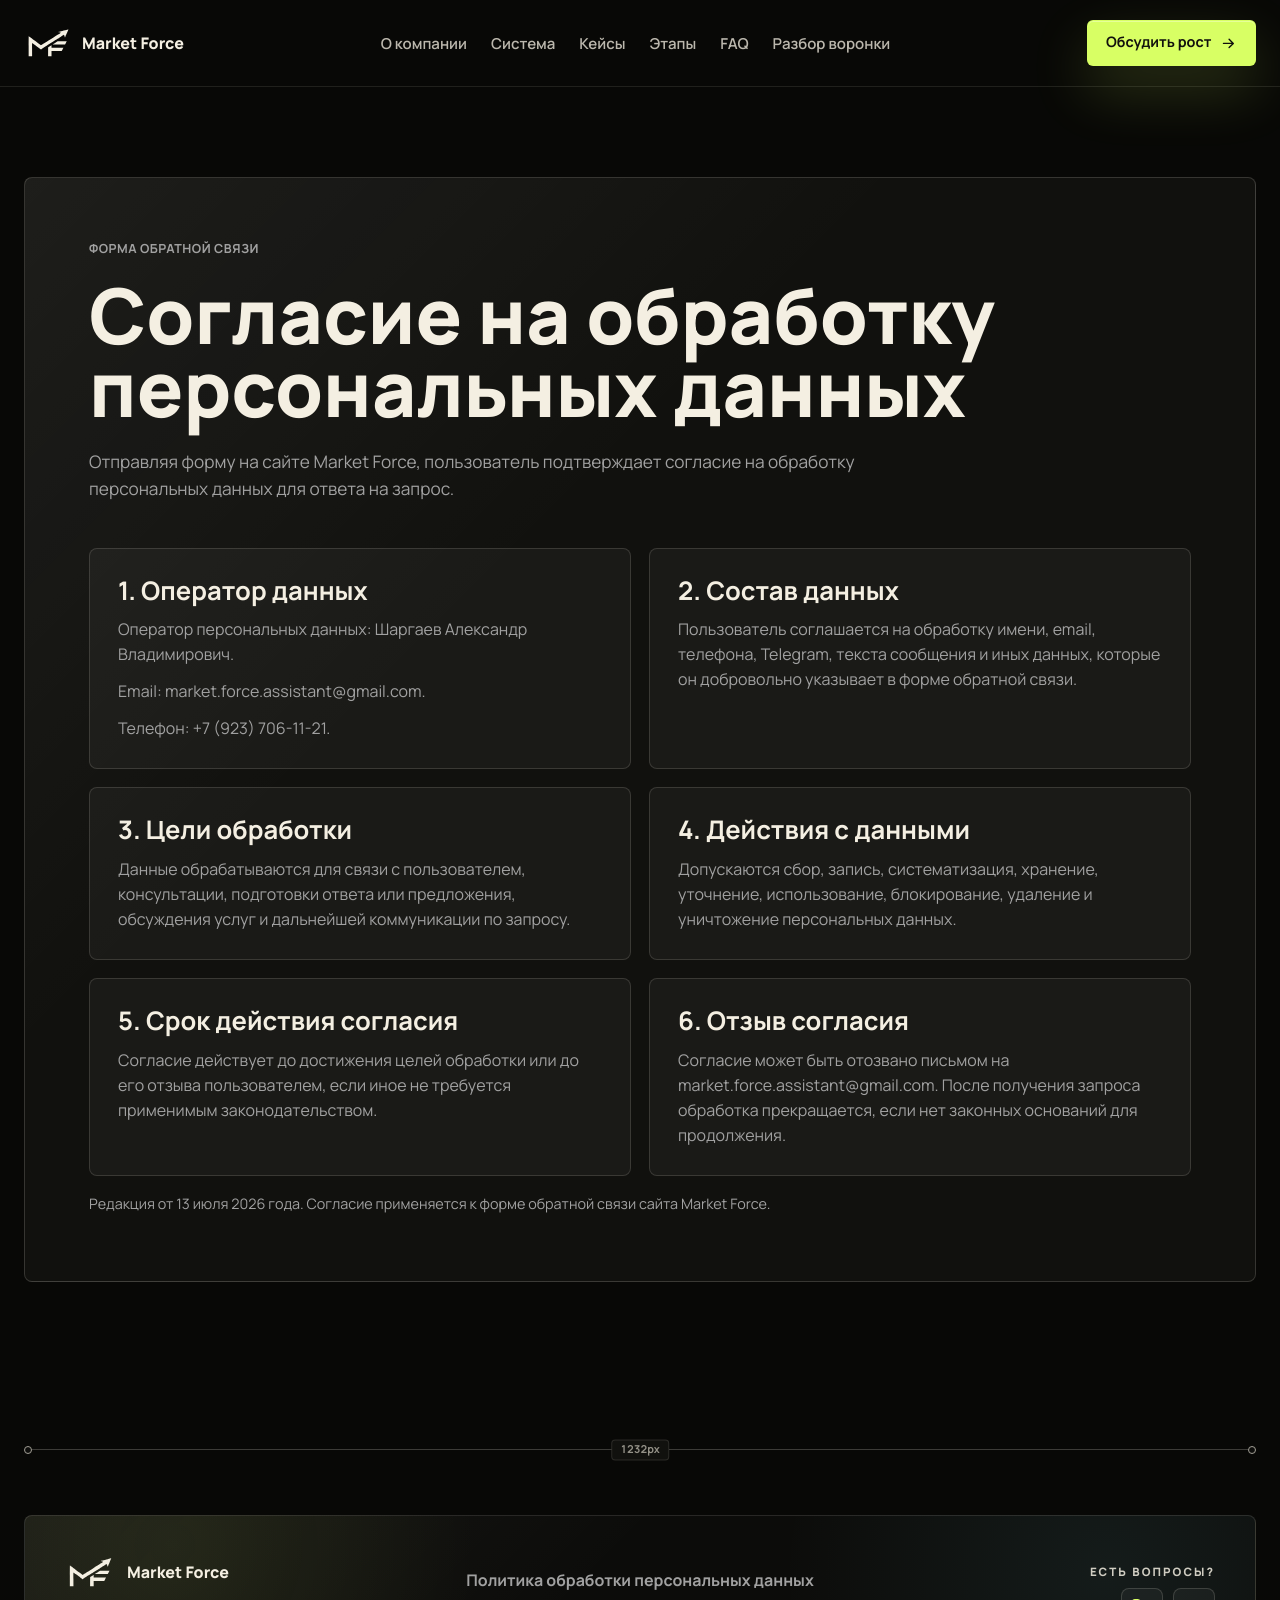
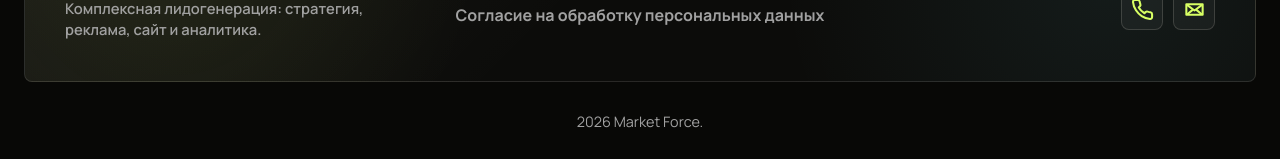
<file: personal-data.html>
﻿<!doctype html>
<html lang="ru">
	<head>
		<meta charset="UTF-8" />
		<meta name="viewport" content="width=device-width, initial-scale=1.0" />
		<meta
			name="description"
			content="Согласие на обработку персональных данных для формы обратной связи Market Force."
		/>
		<title>Согласие на обработку персональных данных — Market Force</title>
		<link rel="icon" href="icons/logo.svg" type="image/svg+xml" />
		<link rel="preload" href="fonts/manrope-1.woff2" as="font" type="font/woff2" crossorigin />
		<link rel="preload" href="fonts/manrope-5.woff2" as="font" type="font/woff2" crossorigin />
		<link rel="stylesheet" href="css/index.css" />
	</head>
	<body>
		<a class="skip-link" href="#main-content">Перейти к содержанию</a>
		<header class="site-header" data-header>
			<div class="site-header__container container">
				<div class="site-header__brand">
					<a class="site-header__logo" href="index.html" aria-label="На главную — Market Force">
						<svg class="site-header__mark" viewBox="0 0 546 359" aria-hidden="true">
							<use href="icons/logo.svg#market-force-mark"></use>
						</svg>
					</a>
					<span class="site-header__name">Market Force</span>
				</div>

				<nav class="site-header__nav nav" id="site-navigation" aria-label="Основная навигация">
					<ul class="nav__list">
						<li class="nav__item">
							<a class="nav__link" href="index.html#about">О компании</a>
						</li>
						<li class="nav__item">
							<a class="nav__link" href="index.html#lead-system">Система</a>
						</li>
						<li class="nav__item">
							<a class="nav__link" href="index.html#cases">Кейсы</a>
						</li>
						<li class="nav__item">
							<a class="nav__link" href="index.html#work-steps">Этапы</a>
						</li>
						<li class="nav__item">
							<a class="nav__link" href="index.html#faq">FAQ</a>
						</li>
						<li class="nav__item">
							<a class="nav__link" href="index.html#contact">Разбор воронки</a>
						</li>
					</ul>
				</nav>

				<div class="site-header__actions">
					<a class="button button--primary" href="index.html#contact" data-magnetic>
						<span class="button__glow" aria-hidden="true"></span>
						<span class="button__text">Обсудить рост</span>
						<svg class="button__icon" viewBox="0 0 24 24" aria-hidden="true">
							<path d="M5 12h14m-6-6 6 6-6 6"></path>
						</svg>
					</a>
				</div>

				<button
					class="site-header__toggle"
					type="button"
					aria-label="Открыть меню"
					aria-expanded="false"
					aria-controls="site-navigation"
					data-menu-toggle
				>
					<span class="site-header__toggle-line"></span>
					<span class="site-header__toggle-line"></span>
					<span class="site-header__toggle-line"></span>
				</button>
			</div>
		</header>

		<main id="main-content">
			<section class="legal section">
				<div class="legal__inner container panel panel--dark">
					<div class="legal__head">
						<p class="eyebrow">Форма обратной связи</p>
						<h1 class="legal__title">Согласие на обработку персональных данных</h1>
						<p class="legal__lead">
							Отправляя форму на сайте Market Force, пользователь подтверждает
							согласие на обработку персональных данных для ответа на запрос.
						</p>
					</div>
					<div class="legal__content">
						<section class="legal__section">
							<h2>1. Оператор данных</h2>
							<p>Оператор персональных данных: Шаргаев Александр Владимирович.</p>
							<p>Email: market.force.assistant@gmail.com.</p>
							<p>Телефон: +7 (923) 706-11-21.</p>
						</section>
						<section class="legal__section">
							<h2>2. Состав данных</h2>
							<p>
								Пользователь соглашается на обработку имени, email, телефона,
								Telegram, текста сообщения и иных данных, которые он добровольно
								указывает в форме обратной связи.
							</p>
						</section>
						<section class="legal__section">
							<h2>3. Цели обработки</h2>
							<p>
								Данные обрабатываются для связи с пользователем, консультации,
								подготовки ответа или предложения, обсуждения услуг и дальнейшей
								коммуникации по запросу.
							</p>
						</section>
						<section class="legal__section">
							<h2>4. Действия с данными</h2>
							<p>
								Допускаются сбор, запись, систематизация, хранение, уточнение,
								использование, блокирование, удаление и уничтожение персональных
								данных.
							</p>
						</section>
						<section class="legal__section">
							<h2>5. Срок действия согласия</h2>
							<p>
								Согласие действует до достижения целей обработки или до его
								отзыва пользователем, если иное не требуется применимым
								законодательством.
							</p>
						</section>
						<section class="legal__section">
							<h2>6. Отзыв согласия</h2>
							<p>
								Согласие может быть отозвано письмом на
								market.force.assistant@gmail.com. После получения запроса
								обработка прекращается, если нет законных оснований для
								продолжения.
							</p>
						</section>
						<p class="legal__note">
							Редакция от 13 июля 2026 года. Согласие применяется к форме
							обратной связи сайта Market Force.
						</p>
					</div>
				</div>
			</section>
		</main>

		<footer class="site-footer">
			<div class="site-footer__container container">
				<div class="reactive-divider" data-divider>
					<span class="reactive-divider__dot"></span>
					<span class="reactive-divider__line"></span>
					<span class="reactive-divider__value" data-divider-value aria-hidden="true">0px</span>
					<span class="reactive-divider__dot"></span>
				</div>
				<div class="site-footer__top">
					<div class="site-footer__brand">
						<div class="site-footer__brand-main">
							<a class="site-footer__logo" href="index.html" aria-label="На главную — Market Force">
								<svg class="site-footer__mark" viewBox="0 0 546 359" aria-hidden="true">
									<use href="icons/logo.svg#market-force-mark"></use>
								</svg>
							</a>
							<span>Market Force</span>
						</div>
						<p class="site-footer__tagline">
							Комплексная лидогенерация: стратегия, реклама, сайт и аналитика.
						</p>
					</div>
					<nav class="site-footer__legal" aria-label="Юридические документы">
						<a href="privacy.html">Политика обработки персональных данных</a>
						<a href="personal-data.html">Согласие на обработку персональных данных</a>
					</nav>
					<div class="site-footer__questions">
						<span class="site-footer__questions-title">Есть вопросы?</span>
						<div class="site-footer__contact-row">
							<a
								class="site-footer__icon-link site-footer__icon-link--phone"
								href="tel:+79237061121"
								aria-label="Позвонить по телефону"
							>
								<svg viewBox="0 0 24 24" aria-hidden="true">
									<path
										d="M22 16.9v3a2 2 0 0 1-2.2 2 19.7 19.7 0 0 1-8.6-3.1 19.4 19.4 0 0 1-6-6A19.7 19.7 0 0 1 2.1 4.2 2 2 0 0 1 4.1 2h3a2 2 0 0 1 2 1.7c.1 1 .4 2 .7 2.9a2 2 0 0 1-.5 2.1L8.1 9.9a16 16 0 0 0 6 6l1.2-1.2a2 2 0 0 1 2.1-.5c.9.3 1.9.6 2.9.7a2 2 0 0 1 1.7 2Z"
									></path>
								</svg>
							</a>
							<a
								class="site-footer__icon-link site-footer__icon-link--email"
								href="mailto:market.force.assistant@gmail.com"
								aria-label="Написать на почту"
							>
								<svg viewBox="0 0 24 24" aria-hidden="true">
									<path d="M3.5 6.5h17v11h-17v-11Z"></path>
									<path d="M4.5 7.5 12 13l7.5-5.5"></path>
									<path d="m4.8 16.7 4.9-4"></path>
									<path d="m19.2 16.7-4.9-4"></path>
								</svg>
							</a>
						</div>
					</div>
				</div>
				<div class="site-footer__bottom">
					<span>2026 Market Force.</span>
				</div>
			</div>
		</footer>
		<script type="module" src="js/main.js"></script>
	</body>
</html>
</file>
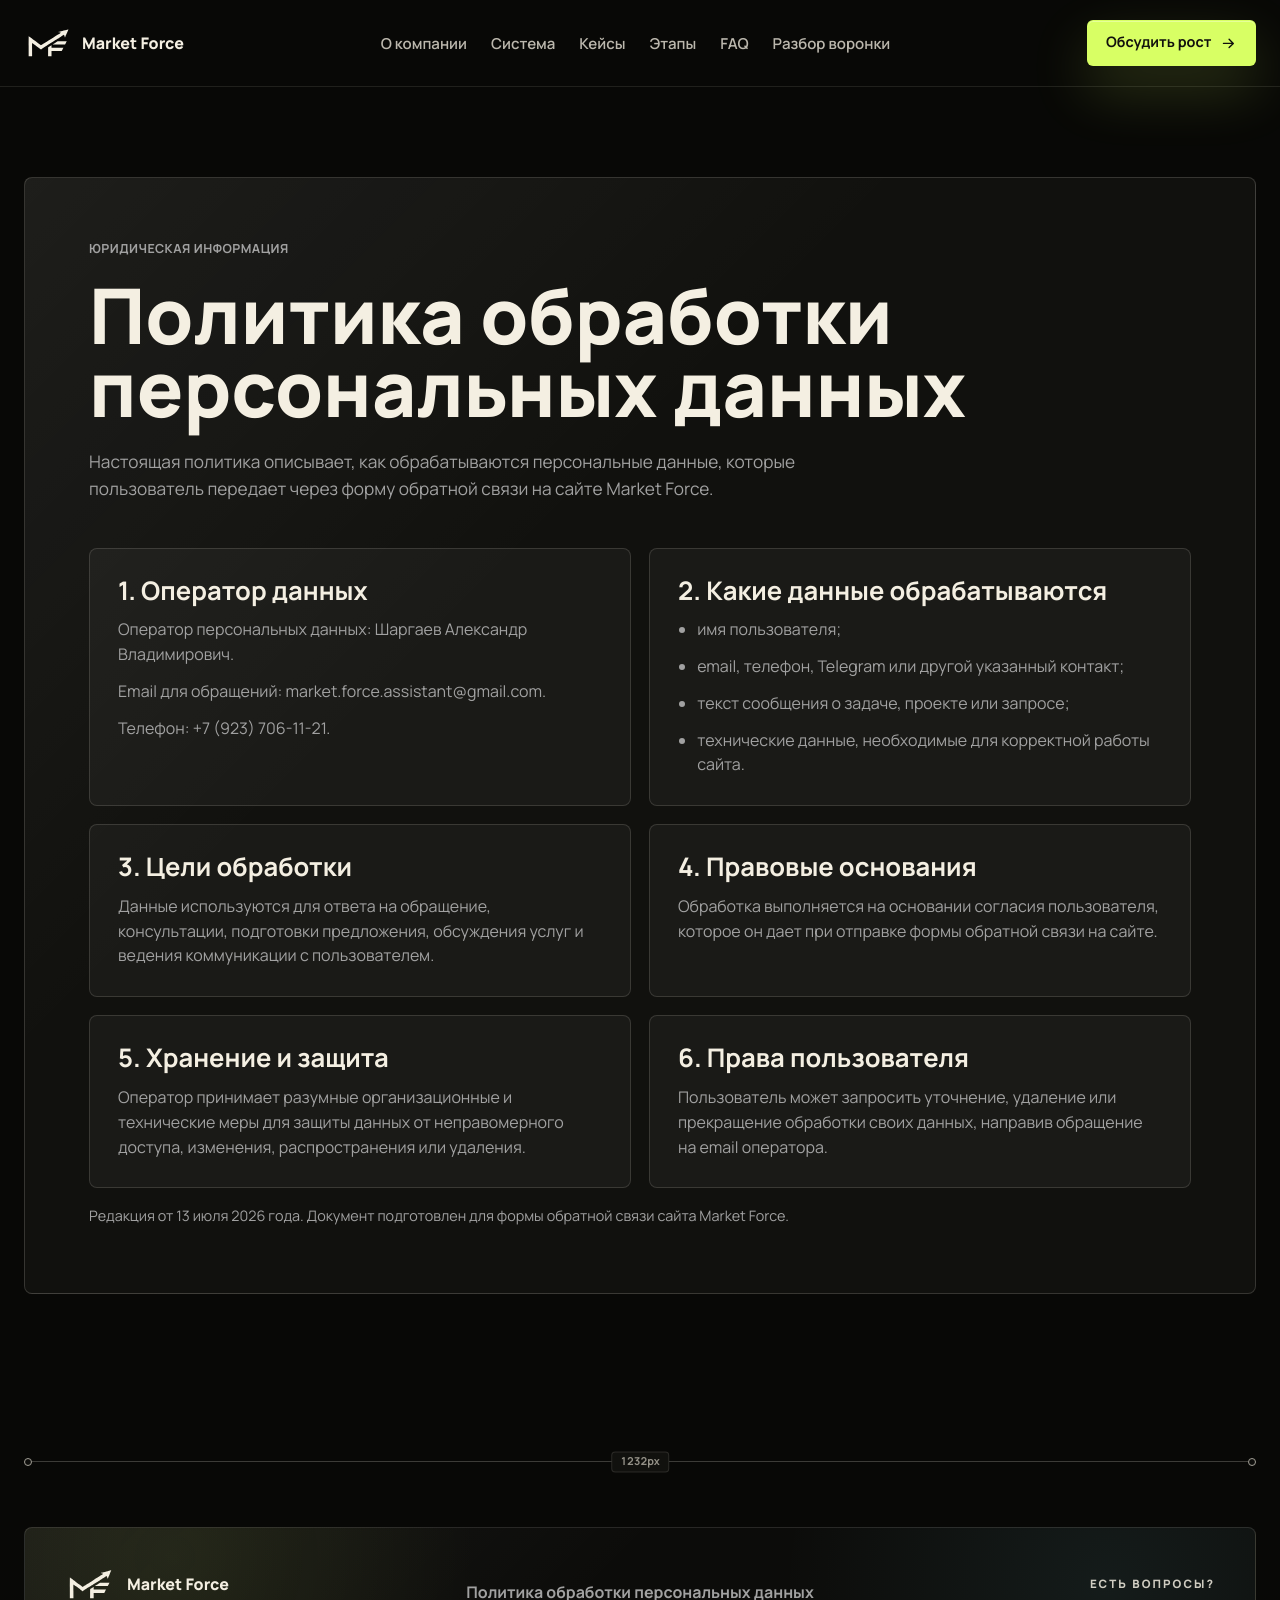
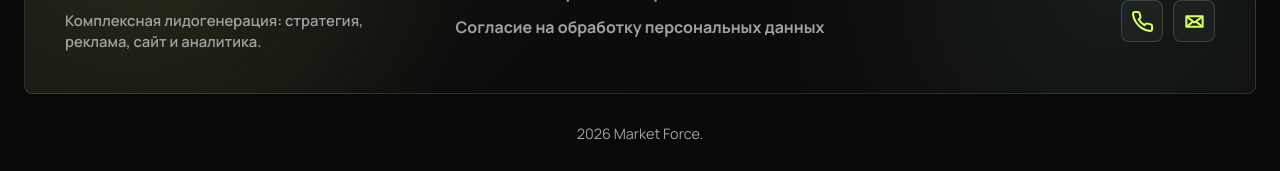
<file: privacy.html>
﻿<!doctype html>
<html lang="ru">
	<head>
		<meta charset="UTF-8" />
		<meta name="viewport" content="width=device-width, initial-scale=1.0" />
		<meta
			name="description"
			content="Политика обработки персональных данных Market Force для формы обратной связи."
		/>
		<title>Политика обработки персональных данных — Market Force</title>
		<link rel="icon" href="icons/logo.svg" type="image/svg+xml" />
		<link rel="preload" href="fonts/manrope-1.woff2" as="font" type="font/woff2" crossorigin />
		<link rel="preload" href="fonts/manrope-5.woff2" as="font" type="font/woff2" crossorigin />
		<link rel="stylesheet" href="css/index.css" />
	</head>
	<body>
		<a class="skip-link" href="#main-content">Перейти к содержанию</a>
		<header class="site-header" data-header>
			<div class="site-header__container container">
				<div class="site-header__brand">
					<a class="site-header__logo" href="index.html" aria-label="На главную — Market Force">
						<svg class="site-header__mark" viewBox="0 0 546 359" aria-hidden="true">
							<use href="icons/logo.svg#market-force-mark"></use>
						</svg>
					</a>
					<span class="site-header__name">Market Force</span>
				</div>

				<nav class="site-header__nav nav" id="site-navigation" aria-label="Основная навигация">
					<ul class="nav__list">
						<li class="nav__item">
							<a class="nav__link" href="index.html#about">О компании</a>
						</li>
						<li class="nav__item">
							<a class="nav__link" href="index.html#lead-system">Система</a>
						</li>
						<li class="nav__item">
							<a class="nav__link" href="index.html#cases">Кейсы</a>
						</li>
						<li class="nav__item">
							<a class="nav__link" href="index.html#work-steps">Этапы</a>
						</li>
						<li class="nav__item">
							<a class="nav__link" href="index.html#faq">FAQ</a>
						</li>
						<li class="nav__item">
							<a class="nav__link" href="index.html#contact">Разбор воронки</a>
						</li>
					</ul>
				</nav>

				<div class="site-header__actions">
					<a class="button button--primary" href="index.html#contact" data-magnetic>
						<span class="button__glow" aria-hidden="true"></span>
						<span class="button__text">Обсудить рост</span>
						<svg class="button__icon" viewBox="0 0 24 24" aria-hidden="true">
							<path d="M5 12h14m-6-6 6 6-6 6"></path>
						</svg>
					</a>
				</div>

				<button
					class="site-header__toggle"
					type="button"
					aria-label="Открыть меню"
					aria-expanded="false"
					aria-controls="site-navigation"
					data-menu-toggle
				>
					<span class="site-header__toggle-line"></span>
					<span class="site-header__toggle-line"></span>
					<span class="site-header__toggle-line"></span>
				</button>
			</div>
		</header>

		<main id="main-content">
			<section class="legal section">
				<div class="legal__inner container panel panel--dark">
					<div class="legal__head">
						<p class="eyebrow">Юридическая информация</p>
						<h1 class="legal__title">Политика обработки персональных данных</h1>
						<p class="legal__lead">
							Настоящая политика описывает, как обрабатываются персональные данные,
							которые пользователь передает через форму обратной связи на сайте
							Market Force.
						</p>
					</div>
					<div class="legal__content">
						<section class="legal__section">
							<h2>1. Оператор данных</h2>
							<p>Оператор персональных данных: Шаргаев Александр Владимирович.</p>
							<p>Email для обращений: market.force.assistant@gmail.com.</p>
							<p>Телефон: +7 (923) 706-11-21.</p>
						</section>
						<section class="legal__section">
							<h2>2. Какие данные обрабатываются</h2>
							<ul>
								<li>имя пользователя;</li>
								<li>email, телефон, Telegram или другой указанный контакт;</li>
								<li>текст сообщения о задаче, проекте или запросе;</li>
								<li>технические данные, необходимые для корректной работы сайта.</li>
							</ul>
						</section>
						<section class="legal__section">
							<h2>3. Цели обработки</h2>
							<p>
								Данные используются для ответа на обращение, консультации,
								подготовки предложения, обсуждения услуг и ведения коммуникации с
								пользователем.
							</p>
						</section>
						<section class="legal__section">
							<h2>4. Правовые основания</h2>
							<p>
								Обработка выполняется на основании согласия пользователя, которое
								он дает при отправке формы обратной связи на сайте.
							</p>
						</section>
						<section class="legal__section">
							<h2>5. Хранение и защита</h2>
							<p>
								Оператор принимает разумные организационные и технические меры для
								защиты данных от неправомерного доступа, изменения,
								распространения или удаления.
							</p>
						</section>
						<section class="legal__section">
							<h2>6. Права пользователя</h2>
							<p>
								Пользователь может запросить уточнение, удаление или прекращение
								обработки своих данных, направив обращение на email оператора.
							</p>
						</section>
						<p class="legal__note">
							Редакция от 13 июля 2026 года. Документ подготовлен для формы
							обратной связи сайта Market Force.
						</p>
					</div>
				</div>
			</section>
		</main>

		<footer class="site-footer">
			<div class="site-footer__container container">
				<div class="reactive-divider" data-divider>
					<span class="reactive-divider__dot"></span>
					<span class="reactive-divider__line"></span>
					<span class="reactive-divider__value" data-divider-value aria-hidden="true">0px</span>
					<span class="reactive-divider__dot"></span>
				</div>
				<div class="site-footer__top">
					<div class="site-footer__brand">
						<div class="site-footer__brand-main">
							<a class="site-footer__logo" href="index.html" aria-label="На главную — Market Force">
								<svg class="site-footer__mark" viewBox="0 0 546 359" aria-hidden="true">
									<use href="icons/logo.svg#market-force-mark"></use>
								</svg>
							</a>
							<span>Market Force</span>
						</div>
						<p class="site-footer__tagline">
							Комплексная лидогенерация: стратегия, реклама, сайт и аналитика.
						</p>
					</div>
					<nav class="site-footer__legal" aria-label="Юридические документы">
						<a href="privacy.html">Политика обработки персональных данных</a>
						<a href="personal-data.html">Согласие на обработку персональных данных</a>
					</nav>
					<div class="site-footer__questions">
						<span class="site-footer__questions-title">Есть вопросы?</span>
						<div class="site-footer__contact-row">
							<a
								class="site-footer__icon-link site-footer__icon-link--phone"
								href="tel:+79237061121"
								aria-label="Позвонить по телефону"
							>
								<svg viewBox="0 0 24 24" aria-hidden="true">
									<path
										d="M22 16.9v3a2 2 0 0 1-2.2 2 19.7 19.7 0 0 1-8.6-3.1 19.4 19.4 0 0 1-6-6A19.7 19.7 0 0 1 2.1 4.2 2 2 0 0 1 4.1 2h3a2 2 0 0 1 2 1.7c.1 1 .4 2 .7 2.9a2 2 0 0 1-.5 2.1L8.1 9.9a16 16 0 0 0 6 6l1.2-1.2a2 2 0 0 1 2.1-.5c.9.3 1.9.6 2.9.7a2 2 0 0 1 1.7 2Z"
									></path>
								</svg>
							</a>
							<a
								class="site-footer__icon-link site-footer__icon-link--email"
								href="mailto:market.force.assistant@gmail.com"
								aria-label="Написать на почту"
							>
								<svg viewBox="0 0 24 24" aria-hidden="true">
									<path d="M3.5 6.5h17v11h-17v-11Z"></path>
									<path d="M4.5 7.5 12 13l7.5-5.5"></path>
									<path d="m4.8 16.7 4.9-4"></path>
									<path d="m19.2 16.7-4.9-4"></path>
								</svg>
							</a>
						</div>
					</div>
				</div>
				<div class="site-footer__bottom">
					<span>2026 Market Force.</span>
				</div>
			</div>
		</footer>
		<script type="module" src="js/main.js"></script>
	</body>
</html>
</file>
<file: css/index.css>
@import url("./base/fonts.css");
@import url("./base/normalize.css");
@import url("./base/vars.css");
@import url("./base/globals.css");
@import url("./blocks/header.css");
@import url("./blocks/hero.css");
@import url("./blocks/marquee.css");
@import url("./blocks/about.css");
@import url("./blocks/lead-system.css");
@import url("./blocks/features.css");
@import url("./blocks/client-grid.css");
@import url("./blocks/method.css");
@import url("./blocks/cases.css");
@import url("./blocks/cta.css");
@import url("./blocks/legal.css");
@import url("./blocks/footer.css");
@import url("./base/polish.css");
@import url("./base/responsive.css");
</file>
